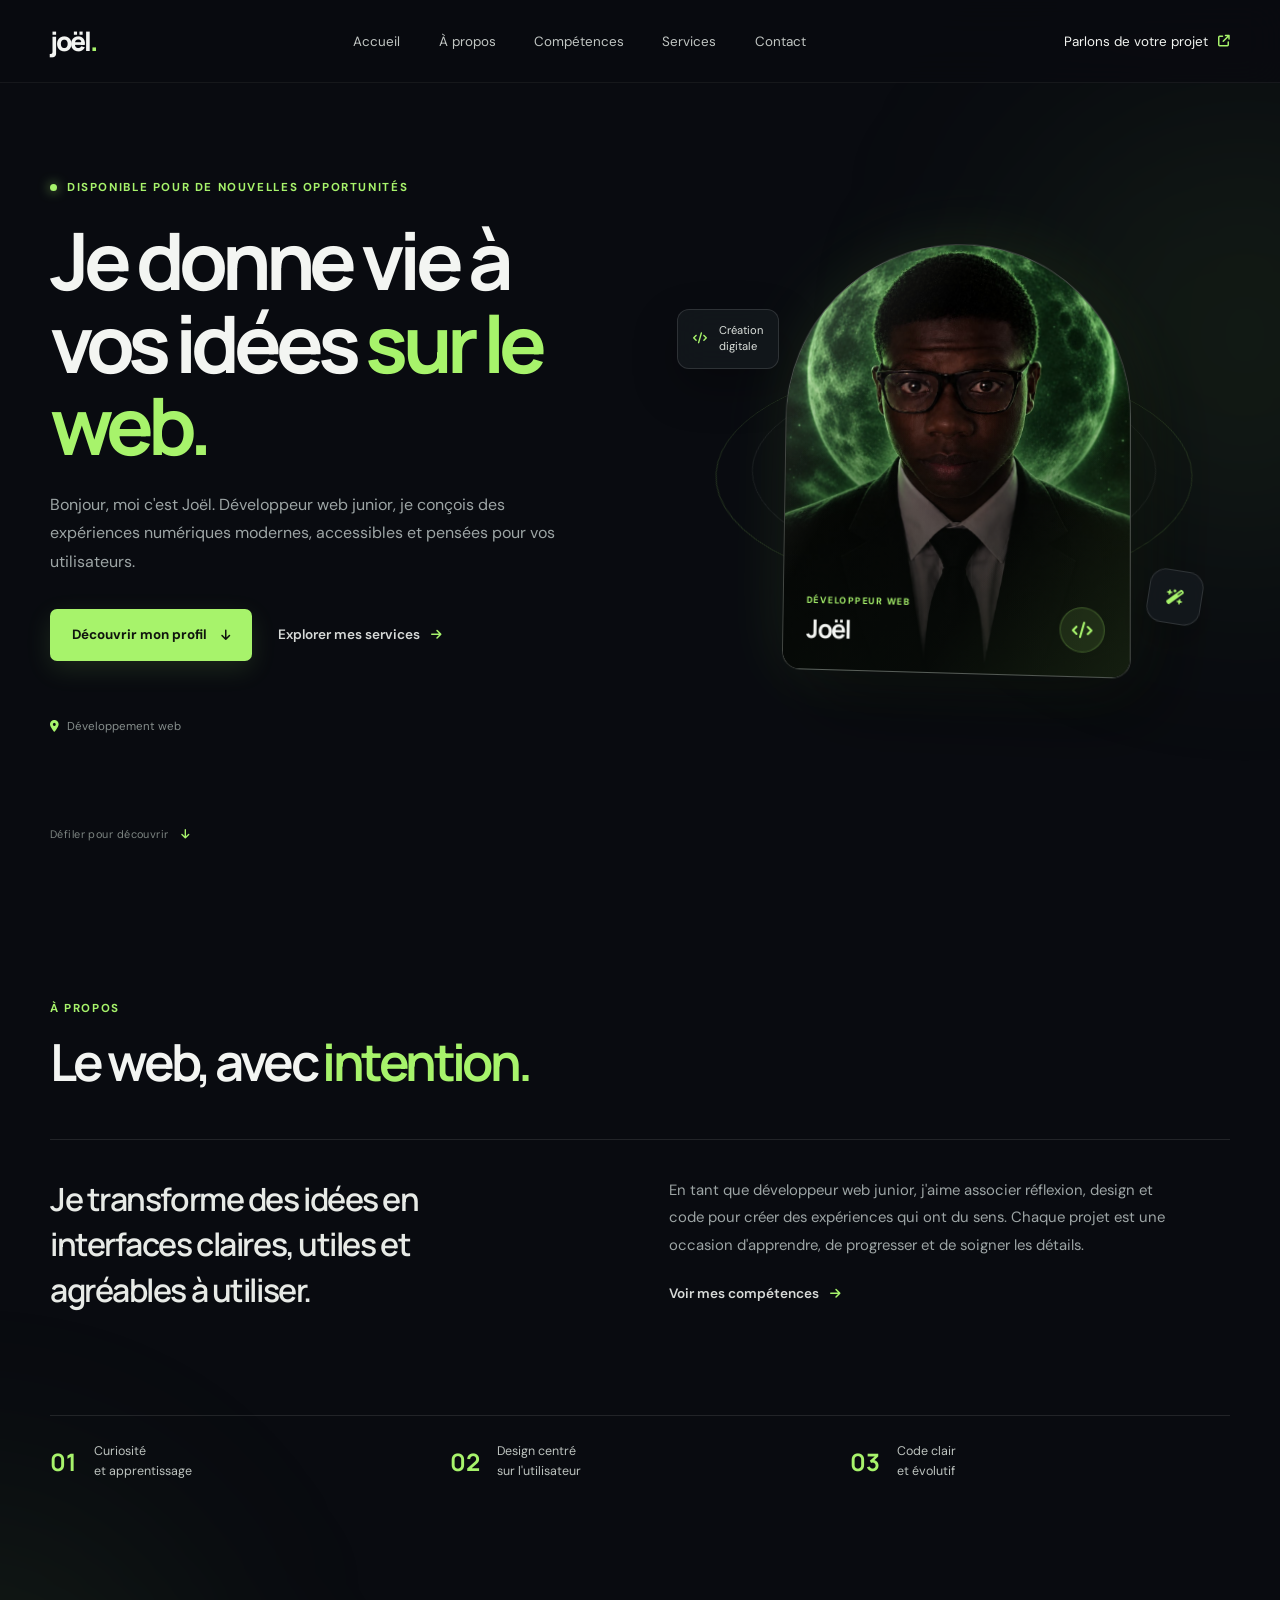
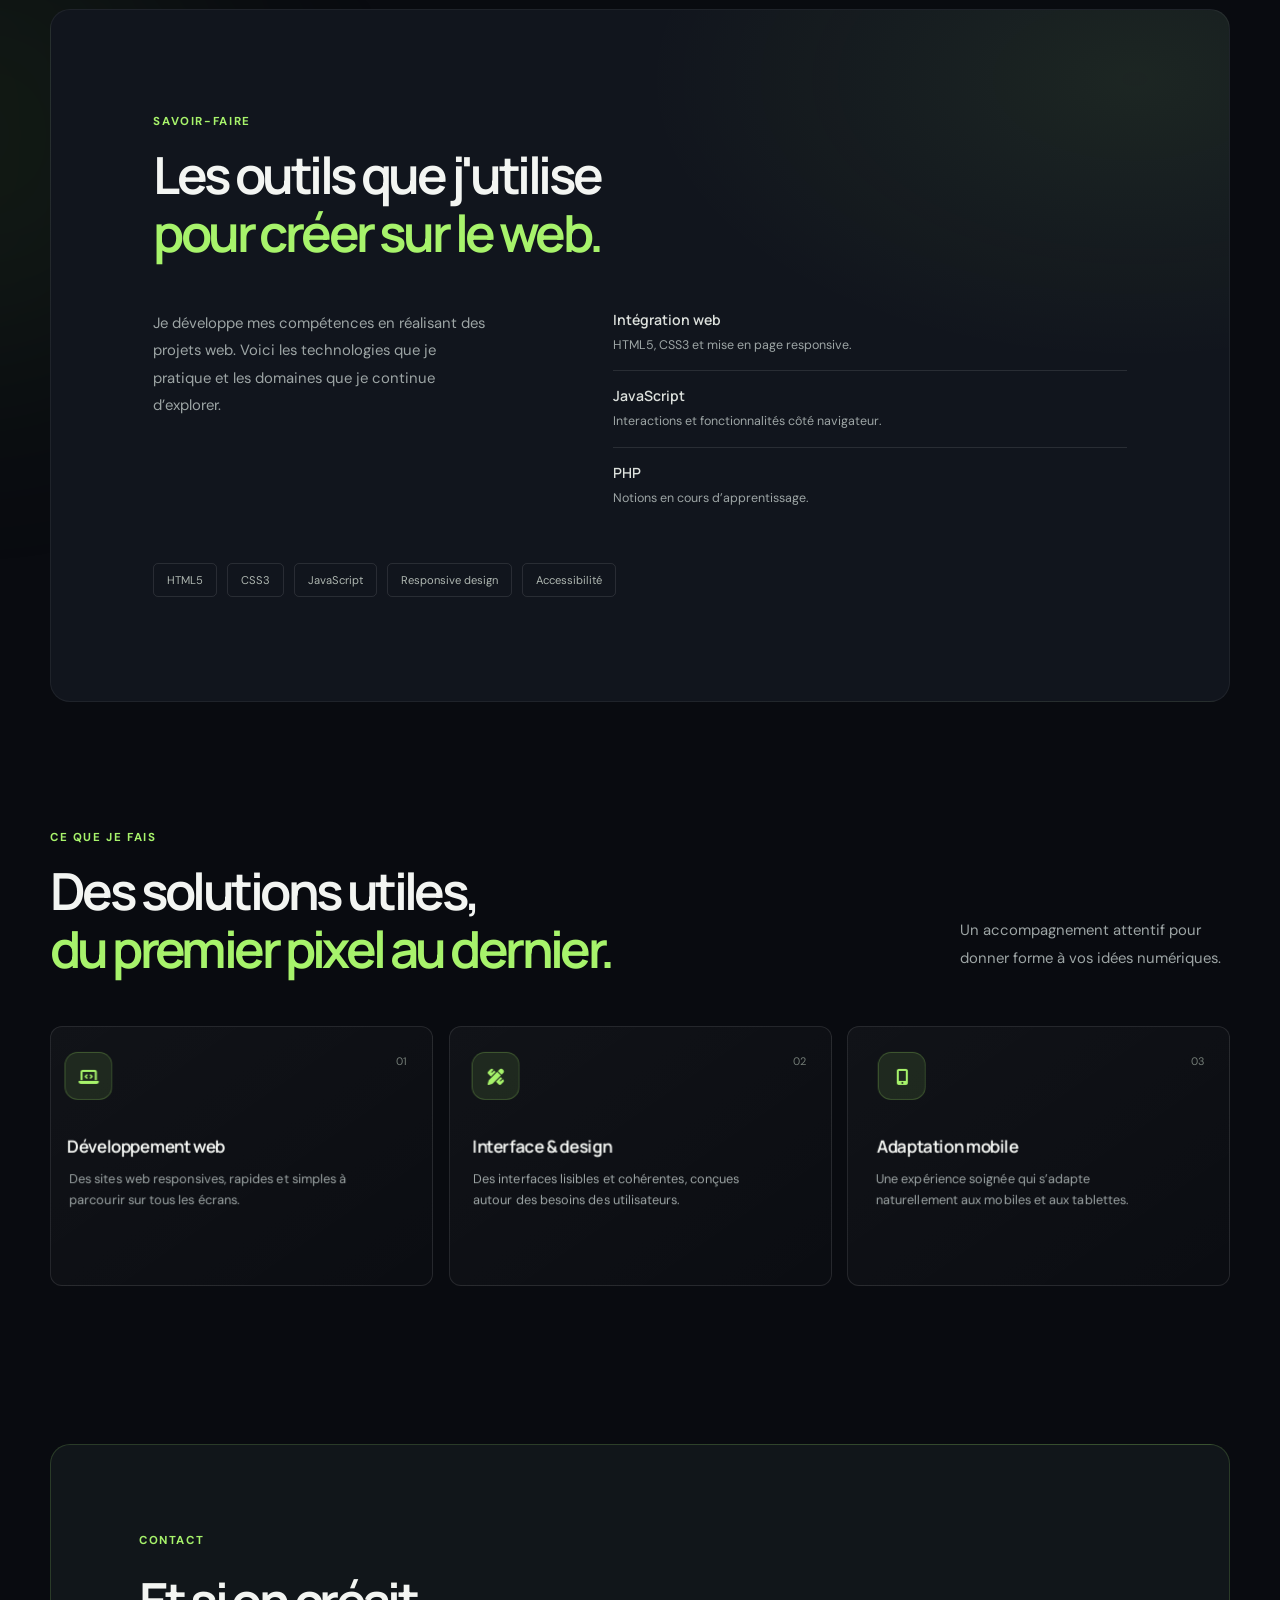
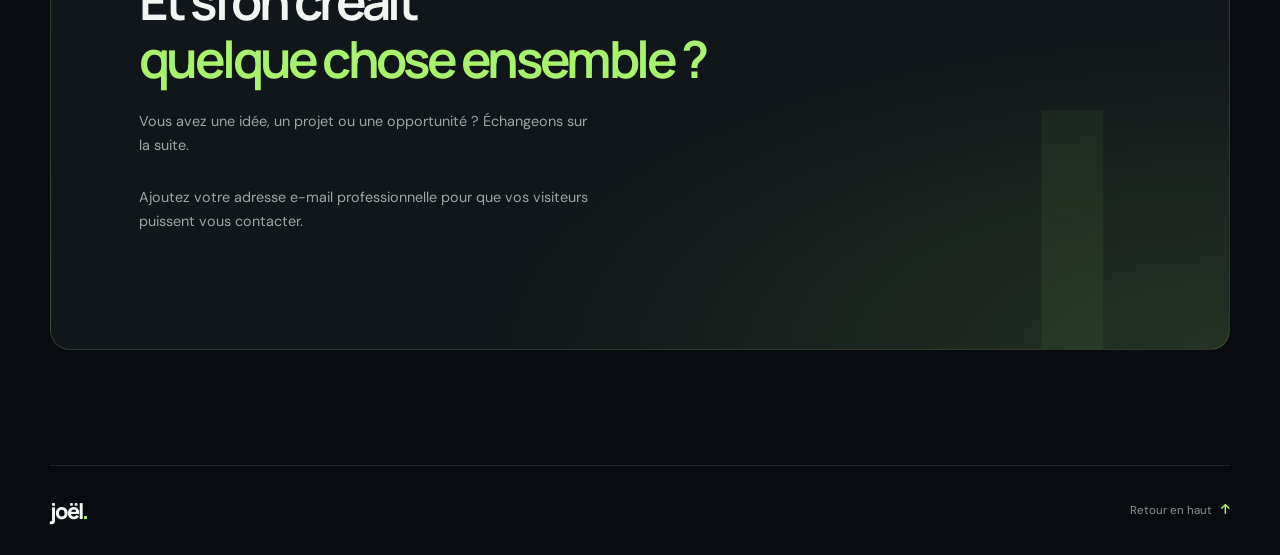
<file: monportefolio/index.html>
<!DOCTYPE html>
<html lang="fr">
<head>
    <meta charset="UTF-8">
    <meta name="viewport" content="width=device-width, initial-scale=1.0">
    <meta name="theme-color" content="#090b10">
    <meta name="description" content="Découvrez le portfolio de Joël, développeur web junior : compétences, services et approche de création d'interfaces web accessibles et adaptées aux mobiles.">
    <title>Joël — Développeur web</title>
    <link rel="preconnect" href="https://fonts.googleapis.com">
    <link rel="preconnect" href="https://fonts.gstatic.com" crossorigin>
    <link href="https://fonts.googleapis.com/css2?family=DM+Sans:wght@400;500;600;700&family=Manrope:wght@400;500;600;700;800&display=swap" rel="stylesheet">
    <link rel="stylesheet" href="https://cdnjs.cloudflare.com/ajax/libs/font-awesome/6.7.2/css/all.min.css">
    <link rel="stylesheet" href="css/style.css">
</head>
<body>
    <div class="page-glow page-glow--top" aria-hidden="true"></div>
    <div class="page-glow page-glow--bottom" aria-hidden="true"></div>

    <header class="site-header">
        <nav class="nav-container" aria-label="Navigation principale">
            <a class="logo" href="#home" aria-label="Joël, accueil">joël<span>.</span></a>

            <div class="nav-links" id="primary-navigation">
                <a href="#home">Accueil</a>
                <a href="#about">À propos</a>
                <a href="#skills">Compétences</a>
                <a href="#services">Services</a>
                <a href="#contact">Contact</a>
            </div>

            <a class="nav-cta" href="#contact">Parlons de votre projet <i class="fa-solid fa-arrow-up-right-from-square" aria-hidden="true"></i></a>
            <button class="menu-toggle" type="button" aria-controls="primary-navigation" aria-expanded="false" aria-label="Ouvrir le menu">
                <i class="fa-solid fa-bars" aria-hidden="true"></i>
            </button>
        </nav>
    </header>

    <main>
        <section class="hero section-shell" id="home" aria-labelledby="hero-title">
            <div class="hero-copy">
                <p class="eyebrow"><span class="status-dot"></span> Disponible pour de nouvelles opportunités</p>
                <h1 id="hero-title">Je donne vie à<br>vos idées <span class="accent-text">sur le web.</span></h1>
                <p class="hero-description">Bonjour, moi c'est Joël. Développeur web junior, je conçois des expériences numériques modernes, accessibles et pensées pour vos utilisateurs.</p>
                <div class="hero-actions">
                    <a class="button button-primary" href="#about">Découvrir mon profil <i class="fa-solid fa-arrow-down" aria-hidden="true"></i></a>
                    <a class="text-link" href="#services">Explorer mes services <i class="fa-solid fa-arrow-right" aria-hidden="true"></i></a>
                </div>
                <div class="hero-meta">
                    <span><i class="fa-solid fa-location-dot" aria-hidden="true"></i> Développement web</span>
                   
                 
                </div>
            </div>

            <div class="hero-visual">
                <div class="visual-orbit visual-orbit--one" aria-hidden="true"></div>
                <div class="visual-orbit visual-orbit--two" aria-hidden="true"></div>
                <div class="portrait-card tilt-card">
                    <div class="portrait-card__shine" aria-hidden="true"></div>
                    <img src="images/me.jpeg" alt="Portrait de Joël" class="portrait-image" fetchpriority="high">
                    <div class="portrait-caption">
                        <div>
                            <span class="caption-label">DÉVELOPPEUR WEB</span>
                            <strong>Joël</strong>
                        </div>
                        <span class="caption-icon" aria-hidden="true"><i class="fa-solid fa-code"></i></span>
                    </div>
                </div>
                <div class="floating-note floating-note--code" aria-hidden="true"><i class="fa-solid fa-code"></i><span>Création<br>digitale</span></div>
                <div class="floating-note floating-note--spark" aria-hidden="true"><i class="fa-solid fa-wand-magic-sparkles"></i></div>
               
            </div>
            <a class="scroll-cue" href="#about"><span>Défiler pour découvrir</span><i class="fa-solid fa-arrow-down" aria-hidden="true"></i></a>
        </section>

        <section class="about section-shell section-block" id="about" aria-labelledby="about-title">
            <div class="section-heading">
                <p class="eyebrow"> À propos</p>
                <h2 id="about-title">Le web, avec <span class="accent-text">intention.</span></h2>
            </div>
            <div class="about-grid">
                <p class="about-lead">Je transforme des idées en interfaces claires, utiles et agréables à utiliser.</p>
                <div class="about-copy">
                    <p>En tant que développeur web junior, j'aime associer réflexion, design et code pour créer des expériences qui ont du sens. Chaque projet est une occasion d'apprendre, de progresser et de soigner les détails.</p>
                    <a class="text-link" href="#skills">Voir mes compétences <i class="fa-solid fa-arrow-right" aria-hidden="true"></i></a>
                </div>
            </div>
            <div class="value-strip">
                <div><span class="value-number">01</span><span>Curiosité<br>et apprentissage</span></div>
                <div><span class="value-number">02</span><span>Design centré<br>sur l'utilisateur</span></div>
                <div><span class="value-number">03</span><span>Code clair<br>et évolutif</span></div>
            </div>
        </section>

        <section class="skills section-shell section-block" id="skills" aria-labelledby="skills-title">
            <div class="section-heading">
                <p class="eyebrow"> Savoir-faire</p>
                <h2 id="skills-title">Les outils que j'utilise<br><span class="accent-text">pour créer sur le web.</span></h2>
            </div>
            <div class="skills-layout">
                <p class="skills-intro">Je développe mes compétences en réalisant des projets web. Voici les technologies que je pratique et les domaines que je continue d’explorer.</p>
                <ul class="skill-list" aria-label="Compétences techniques">
                    <li class="skill-item">
                        <h3>Intégration web</h3>
                        <p>HTML5, CSS3 et mise en page responsive.</p>
                    </li>
                    <li class="skill-item">
                        <h3>JavaScript</h3>
                        <p>Interactions et fonctionnalités côté navigateur.</p>
                    </li>
                    <li class="skill-item">
                        <h3>PHP</h3>
                        <p>Notions en cours d’apprentissage.</p>
                    </li>
                </ul>
            </div>
            <div class="tech-tags" aria-label="Technologies en apprentissage">
                <span>HTML5</span><span>CSS3</span><span>JavaScript</span><span>Responsive design</span><span>Accessibilité</span>
            </div>
        </section>

        <section class="services section-shell section-block" id="services" aria-labelledby="services-title">
            <div class="section-heading section-heading--row">
                <div>
                    <p class="eyebrow">Ce que je fais</p>
                    <h2 id="services-title">Des solutions utiles,<br><span class="accent-text">du premier pixel au dernier.</span></h2>
                </div>
                <p class="section-aside">Un accompagnement attentif pour donner forme à vos idées numériques.</p>
            </div>
            <div class="service-grid">
                <article class="service-card tilt-card">
                    <span class="service-number">01</span>
                    <span class="service-icon"><i class="fa-solid fa-laptop-code" aria-hidden="true"></i></span>
                    <h3>Développement web</h3>
                    <p>Des sites web responsives, rapides et simples à parcourir sur tous les écrans.</p>
                </article>
                <article class="service-card tilt-card">
                    <span class="service-number">02</span>
                    <span class="service-icon"><i class="fa-solid fa-pen-ruler" aria-hidden="true"></i></span>
                    <h3>Interface & design</h3>
                    <p>Des interfaces lisibles et cohérentes, conçues autour des besoins des utilisateurs.</p>
                </article>
                <article class="service-card tilt-card">
                    <span class="service-number">03</span>
                    <span class="service-icon"><i class="fa-solid fa-mobile-screen-button" aria-hidden="true"></i></span>
                    <h3>Adaptation mobile</h3>
                    <p>Une expérience soignée qui s’adapte naturellement aux mobiles et aux tablettes.</p>
                </article>
            </div>
        </section>

        <section class="contact section-shell section-block" id="contact" aria-labelledby="contact-title">
            <div class="contact-panel">
                <p class="eyebrow"> Contact</p>
                <h2 id="contact-title">Et si on créait<br><span class="accent-text">quelque chose ensemble ?</span></h2>
                <p>Vous avez une idée, un projet ou une opportunité ? Échangeons sur la suite.</p>
                <p class="contact-note">Ajoutez votre adresse e-mail professionnelle pour que vos visiteurs puissent vous contacter.</p>
                <span class="contact-decoration" aria-hidden="true">J.</span>
            </div>
        </section>
    </main>

    <footer class="site-footer">
        <a class="logo" href="#home">joël<span>.</span></a>
       
        <a class="back-to-top" href="#home">Retour en haut <i class="fa-solid fa-arrow-up" aria-hidden="true"></i></a>
    </footer>

    
</body>
</html>
</file>
<file: monportefolio/css/style.css>
:root {
    color-scheme: dark;
    --color-bg: #090b10;
    --color-surface: #11151d;
    --color-surface-raised: #171d26;
    --color-text: #f3f5f2;
    --color-muted: #9da5a5;
    --color-accent: #a7f36b;
    --color-accent-soft: rgba(167, 243, 107, 0.13);
    --color-line: rgba(255, 255, 255, 0.1);
    --font-body: "DM Sans", sans-serif;
    --font-display: "Manrope", sans-serif;
    --page-width: 1180px;
}

* {
    box-sizing: border-box;
}

html {
    scroll-behavior: smooth;
    scroll-padding-top: 100px;
    color: var(--color-text);
}

body {
    min-width: 320px;
    margin: 0;
    overflow-x: hidden;
    background: var(--color-bg);
    color: var(--color-text);
    font-family: var(--font-body);
    -webkit-font-smoothing: antialiased;
}

body,
button,
a {
    font-family: var(--font-body);
}

a {
    color: inherit;
    text-decoration: none;
}

button,
a {
    -webkit-tap-highlight-color: transparent;
}

button:focus-visible,
a:focus-visible {
    outline: 2px solid var(--color-accent);
    outline-offset: 5px;
}

::selection {
    background: var(--color-accent);
    color: var(--color-bg);
}

::-webkit-scrollbar {
    width: 9px;
}

::-webkit-scrollbar-track {
    background: var(--color-bg);
}

::-webkit-scrollbar-thumb {
    border: 2px solid var(--color-bg);
    border-radius: 99px;
    background: #39433d;
}

.page-glow {
    position: absolute;
    z-index: -1;
    width: 470px;
    height: 470px;
    border-radius: 50%;
    background: rgba(124, 204, 76, 0.08);
    filter: blur(115px);
    pointer-events: none;
}

.page-glow--top {
    top: 100px;
    right: -200px;
}

.page-glow--bottom {
    top: 1500px;
    left: -270px;
}

.site-header {
    position: sticky;
    z-index: 20;
    top: 0;
    border-bottom: 1px solid rgba(255, 255, 255, 0.055);
    background: rgba(9, 11, 16, 0.8);
    backdrop-filter: blur(18px);
}

.nav-container {
    display: flex;
    width: min(var(--page-width), calc(100% - 64px));
    height: 82px;
    align-items: center;
    justify-content: space-between;
    margin: 0 auto;
}

.logo {
    font-family: var(--font-display);
    font-size: 1.65rem;
    font-weight: 800;
    letter-spacing: -0.09em;
}

.logo span,
.accent-text {
    color: var(--color-accent);
}

.nav-links {
    display: flex;
    align-items: center;
    gap: clamp(20px, 3vw, 42px);
}

.nav-links a,
.nav-cta {
    color: #c1c6c3;
    font-size: 0.84rem;
    transition: color 180ms ease;
}

.nav-links a:hover,
.nav-cta:hover,
.back-to-top:hover {
    color: var(--color-accent);
}

.nav-cta {
    display: inline-flex;
    align-items: center;
    gap: 10px;
    color: var(--color-text);
}

.nav-cta i {
    color: var(--color-accent);
    font-size: 0.75rem;
}

.menu-toggle {
    display: none;
    width: 42px;
    height: 42px;
    border: 1px solid var(--color-line);
    border-radius: 12px;
    background: var(--color-surface);
    color: var(--color-text);
    font-size: 1rem;
}

.section-shell {
    width: min(var(--page-width), calc(100% - 64px));
    margin-right: auto;
    margin-left: auto;
}

.hero {
    position: relative;
    display: grid;
    min-height: min(790px, calc(100svh - 82px));
    grid-template-columns: 1.03fr 0.97fr;
    align-items: center;
    gap: 40px;
    padding-top: 70px;
    padding-bottom: 112px;
}

.hero-copy {
    position: relative;
    z-index: 2;
    max-width: 610px;
}

.eyebrow {
    display: flex;
    align-items: center;
    gap: 10px;
    margin: 0 0 24px;
    color: var(--color-accent);
    font-size: 0.72rem;
    font-weight: 700;
    letter-spacing: 0.14em;
    text-transform: uppercase;
}

.status-dot {
    width: 7px;
    height: 7px;
    border-radius: 50%;
    background: var(--color-accent);
    box-shadow: 0 0 12px rgba(167, 243, 107, 0.8);
}

h1,
h2,
h3,
p {
    margin-top: 0;
}

h1,
h2,
h3 {
    font-family: var(--font-display);
}

.hero h1 {
    margin-bottom: 24px;
    font-size: clamp(3.2rem, 6.2vw, 5.85rem);
    font-weight: 700;
    letter-spacing: -0.075em;
    line-height: 1.04;
}

.hero-description {
    max-width: 505px;
    margin-bottom: 32px;
    color: var(--color-muted);
    font-size: 1rem;
    line-height: 1.8;
}

.hero-actions {
    display: flex;
    flex-wrap: wrap;
    align-items: center;
    gap: 26px;
}

.button {
    display: inline-flex;
    min-height: 52px;
    align-items: center;
    justify-content: center;
    gap: 14px;
    padding: 0 21px;
    border: 1px solid transparent;
    border-radius: 7px;
    font-size: 0.84rem;
    font-weight: 700;
    transition: transform 180ms ease, background 180ms ease, box-shadow 180ms ease;
}

.button:hover {
    transform: translateY(-3px);
}

.button-primary {
    background: var(--color-accent);
    color: #10150e;
    box-shadow: 0 8px 26px rgba(167, 243, 107, 0.12);
}

.button-primary:hover {
    background: #c0ff8d;
    box-shadow: 0 12px 32px rgba(167, 243, 107, 0.2);
}

.button i {
    font-size: 0.75rem;
}

.text-link {
    display: inline-flex;
    align-items: center;
    gap: 11px;
    color: #d7dad8;
    font-size: 0.85rem;
    font-weight: 600;
    transition: color 180ms ease;
}

.text-link i {
    color: var(--color-accent);
    font-size: 0.75rem;
    transition: transform 180ms ease;
}

.text-link:hover {
    color: var(--color-accent);
}

.text-link:hover i {
    transform: translateX(4px);
}

.hero-meta {
    display: flex;
    flex-wrap: wrap;
    align-items: center;
    gap: 14px;
    margin-top: 58px;
    color: #858d8b;
    font-size: 0.72rem;
}

.hero-meta span:first-child {
    display: inline-flex;
    align-items: center;
    gap: 8px;
}

.hero-meta i {
    color: var(--color-accent);
}

.meta-divider {
    width: 3px;
    height: 3px;
    border-radius: 50%;
    background: #606966;
}

.hero-visual {
    position: relative;
    display: grid;
    min-height: 520px;
    perspective: 1200px;
    place-items: center;
}

.portrait-card {
    position: relative;
    width: min(350px, 72%);
    height: 430px;
    overflow: hidden;
    border: 1px solid rgba(255, 255, 255, 0.21);
    border-radius: 190px 190px 20px 20px;
    background: linear-gradient(145deg, #303932, #101510 68%);
    box-shadow: 28px 36px 80px rgba(0, 0, 0, 0.44), 0 0 70px rgba(167, 243, 107, 0.1);
    transform: rotateY(-9deg) rotateX(3deg);
    transform-style: preserve-3d;
    will-change: transform;
}

.portrait-image {
    width: 100%;
    height: 100%;
    object-fit: cover;
    object-position: center 32%;
    filter: saturate(0.82);
}

.portrait-card::after {
    position: absolute;
    inset: 30% 0 0;
    background: linear-gradient(transparent, rgba(7, 11, 8, 0.88));
    content: "";
    pointer-events: none;
}

.portrait-card__shine {
    position: absolute;
    z-index: 1;
    inset: 0;
    background: linear-gradient(120deg, rgba(255, 255, 255, 0.2), transparent 34%, transparent 66%, rgba(167, 243, 107, 0.09));
    pointer-events: none;
}

.portrait-caption {
    position: absolute;
    z-index: 2;
    right: 24px;
    bottom: 23px;
    left: 24px;
    display: flex;
    align-items: end;
    justify-content: space-between;
    transform: translateZ(30px);
}

.portrait-caption div {
    display: grid;
    gap: 5px;
}

.caption-label {
    color: var(--color-accent);
    font-size: 0.58rem;
    font-weight: 700;
    letter-spacing: 0.16em;
}

.portrait-caption strong {
    font-family: var(--font-display);
    font-size: 1.6rem;
    letter-spacing: -0.05em;
}

.caption-icon,
.service-icon {
    display: grid;
    width: 44px;
    height: 44px;
    place-items: center;
    border: 1px solid rgba(167, 243, 107, 0.24);
    border-radius: 50%;
    background: rgba(167, 243, 107, 0.1);
    color: var(--color-accent);
}

.visual-orbit {
    position: absolute;
    border: 1px solid rgba(167, 243, 107, 0.16);
    border-radius: 50%;
    pointer-events: none;
}

.visual-orbit--one {
    width: 470px;
    height: 470px;
    transform: rotateX(62deg) rotateZ(-25deg);
}

.visual-orbit--two {
    width: 400px;
    height: 400px;
    border-color: rgba(255, 255, 255, 0.08);
    transform: rotateX(62deg) rotateZ(25deg);
}

.floating-note {
    position: absolute;
    z-index: 3;
    display: flex;
    align-items: center;
    justify-content: center;
    border: 1px solid rgba(255, 255, 255, 0.12);
    background: rgba(20, 25, 30, 0.82);
    box-shadow: 0 18px 45px rgba(0, 0, 0, 0.28);
    backdrop-filter: blur(16px);
}

.floating-note--code {
    top: 112px;
    left: 0;
    gap: 12px;
    padding: 13px 15px;
    border-radius: 12px;
    color: var(--color-accent);
    font-size: 0.7rem;
}

.floating-note--code span {
    color: #dce1dc;
    line-height: 1.4;
}

.floating-note--spark {
    right: 5%;
    bottom: 93px;
    width: 54px;
    height: 54px;
    border-radius: 16px;
    color: var(--color-accent);
    transform: rotate(9deg);
}

.visual-index {
    position: absolute;
    right: 4%;
    bottom: 35px;
    color: #737c77;
    font-size: 0.65rem;
    letter-spacing: 0.13em;
}

.scroll-cue {
    position: absolute;
    bottom: 32px;
    left: 0;
    display: inline-flex;
    align-items: center;
    gap: 12px;
    color: #7d8582;
    font-size: 0.68rem;
    letter-spacing: 0.04em;
}

.scroll-cue i {
    color: var(--color-accent);
}

.section-block {
    padding-top: 128px;
    padding-bottom: 128px;
}

.section-heading {
    margin-bottom: 48px;
}

.section-heading .eyebrow {
    margin-bottom: 17px;
}

.section-heading h2,
.contact-panel h2 {
    margin-bottom: 0;
    font-size: clamp(2.35rem, 4vw, 3.8rem);
    font-weight: 650;
    letter-spacing: -0.07em;
    line-height: 1.13;
}

.about-grid {
    display: grid;
    grid-template-columns: 0.92fr 1.08fr;
    gap: 12%;
    padding-top: 37px;
    border-top: 1px solid var(--color-line);
}

.about-lead {
    max-width: 430px;
    color: #e7eae6;
    font-family: var(--font-display);
    font-size: clamp(1.35rem, 2.5vw, 2rem);
    font-weight: 600;
    letter-spacing: -0.045em;
    line-height: 1.42;
}

.about-copy {
    max-width: 510px;
}

.about-copy p,
.skills-intro,
.section-aside {
    margin-bottom: 23px;
    color: var(--color-muted);
    font-size: 0.93rem;
    line-height: 1.85;
}

.value-strip {
    display: grid;
    grid-template-columns: repeat(3, 1fr);
    gap: 20px;
    margin-top: 70px;
    padding-top: 26px;
    border-top: 1px solid var(--color-line);
}

.value-strip > div {
    display: flex;
    align-items: center;
    gap: 17px;
    color: #bdc3bf;
    font-size: 0.78rem;
    line-height: 1.55;
}

.value-number {
    color: var(--color-accent);
    font-family: var(--font-display);
    font-size: 1.5rem;
    font-weight: 700;
}

.skills {
    position: relative;
    padding: 104px 8%;
    border: 1px solid rgba(255, 255, 255, 0.06);
    border-radius: 20px;
    background: radial-gradient(ellipse at 92% 10%, rgba(167, 243, 107, 0.075), transparent 32%), var(--color-surface);
}

.skills-layout {
    display: grid;
    grid-template-columns: 0.8fr 1.2fr;
    gap: 12%;
}

.skills-intro {
    max-width: 370px;
}

.skill-list {
    display: grid;
    gap: 0;
    margin: 0;
    padding: 0;
    list-style: none;
}

.skill-item {
    padding: 15px 0;
    border-bottom: 1px solid var(--color-line);
}

.skill-item:first-child {
    padding-top: 0;
}

.skill-item:last-child {
    padding-bottom: 0;
    border-bottom: 0;
}

.skill-item h3 {
    margin-bottom: 6px;
    color: #dce0dc;
    font-size: 0.88rem;
    font-weight: 600;
}

.skill-item p {
    margin-bottom: 0;
    color: var(--color-muted);
    font-size: 0.78rem;
    line-height: 1.65;
}

.tech-tags {
    display: flex;
    flex-wrap: wrap;
    gap: 10px;
    margin-top: 55px;
}

.tech-tags span {
    padding: 9px 13px;
    border: 1px solid var(--color-line);
    border-radius: 5px;
    color: #aeb6b0;
    font-size: 0.7rem;
}

.section-heading--row {
    display: flex;
    align-items: end;
    justify-content: space-between;
    gap: 40px;
}

.section-aside {
    max-width: 270px;
    margin-bottom: 6px;
}

.service-grid {
    display: grid;
    grid-template-columns: repeat(3, 1fr);
    gap: 16px;
    perspective: 1000px;
}

.service-card {
    position: relative;
    min-height: 260px;
    padding: 27px 25px;
    border: 1px solid var(--color-line);
    border-radius: 12px;
    background: linear-gradient(145deg, rgba(255, 255, 255, 0.035), rgba(255, 255, 255, 0.012));
    transform-style: preserve-3d;
    transition: border-color 220ms ease, background 220ms ease;
    will-change: transform;
}

.service-card:hover {
    border-color: rgba(167, 243, 107, 0.35);
    background: linear-gradient(145deg, rgba(167, 243, 107, 0.075), rgba(255, 255, 255, 0.015));
}

.service-number {
    position: absolute;
    top: 27px;
    right: 25px;
    color: #747d77;
    font-size: 0.68rem;
}

.service-icon {
    width: 47px;
    height: 47px;
    margin-bottom: 34px;
    border-radius: 13px;
    transform: translateZ(20px);
}

.service-card h3 {
    margin-bottom: 10px;
    font-size: 1.05rem;
    font-weight: 650;
    letter-spacing: -0.03em;
    transform: translateZ(16px);
}

.service-card p {
    max-width: 285px;
    margin-bottom: 0;
    color: var(--color-muted);
    font-size: 0.79rem;
    line-height: 1.7;
    transform: translateZ(12px);
}

.contact {
    padding-top: 30px;
    padding-bottom: 115px;
}

.contact-panel {
    position: relative;
    overflow: hidden;
    padding: clamp(40px, 8vw, 88px);
    border: 1px solid rgba(167, 243, 107, 0.17);
    border-radius: 20px;
    background: radial-gradient(ellipse at 100% 100%, rgba(167, 243, 107, 0.13), transparent 45%), #11161a;
}

.contact-panel .eyebrow {
    position: relative;
    z-index: 1;
}

.contact-panel h2,
.contact-panel > p:not(.eyebrow),
.contact-panel .button {
    position: relative;
    z-index: 1;
}

.contact-panel > p:not(.eyebrow) {
    max-width: 460px;
    margin: 21px 0 27px;
    color: var(--color-muted);
    font-size: 0.9rem;
    line-height: 1.7;
}

.contact-panel .contact-note {
    max-width: 460px;
    margin-top: 16px;
    color: #c3cbbf;
    font-size: 0.78rem;
}

.contact-decoration {
    position: absolute;
    right: 8%;
    bottom: -27%;
    color: rgba(167, 243, 107, 0.055);
    font-family: var(--font-display);
    font-size: clamp(17rem, 35vw, 29rem);
    font-weight: 800;
    letter-spacing: -0.14em;
    line-height: 1;
    pointer-events: none;
}

.site-footer {
    display: flex;
    width: min(var(--page-width), calc(100% - 64px));
    min-height: 90px;
    align-items: center;
    justify-content: space-between;
    margin: 0 auto;
    border-top: 1px solid var(--color-line);
}

.site-footer .logo {
    font-size: 1.35rem;
}

.site-footer p,
.back-to-top {
    margin: 0;
    color: #89918c;
    font-size: 0.72rem;
}

.back-to-top {
    display: inline-flex;
    align-items: center;
    gap: 9px;
    transition: color 180ms ease;
}

.back-to-top i {
    color: var(--color-accent);
}

@media (max-width: 900px) {
    .nav-container,
    .section-shell,
    .site-footer {
        width: min(100% - 44px, var(--page-width));
    }

    .nav-links {
        gap: 19px;
    }

    .nav-cta {
        display: none;
    }

    .hero {
        min-height: 720px;
        grid-template-columns: 1fr 0.82fr;
        gap: 12px;
    }

    .hero h1 {
        font-size: clamp(3.1rem, 7vw, 4.7rem);
    }

    .hero-visual {
        min-height: 440px;
    }

    .portrait-card {
        height: 365px;
    }

    .visual-orbit--one {
        width: 390px;
        height: 390px;
    }

    .visual-orbit--two {
        width: 330px;
        height: 330px;
    }

    .floating-note--code {
        left: -8px;
    }

    .section-block {
        padding-top: 100px;
        padding-bottom: 100px;
    }

    .skills {
        padding: 75px 6%;
    }

    .service-grid {
        grid-template-columns: repeat(2, 1fr);
    }
}

@media (max-width: 700px) {
    html {
        scroll-padding-top: 78px;
    }

    .nav-container,
    .section-shell,
    .site-footer {
        width: calc(100% - 40px);
    }

    .nav-container {
        height: 72px;
    }

    .menu-toggle {
        display: grid;
        place-items: center;
    }

    .nav-links {
        position: absolute;
        top: calc(100% + 1px);
        right: 0;
        left: 0;
        display: grid;
        gap: 0;
        padding: 8px 20px 17px;
        border-bottom: 1px solid var(--color-line);
        background: rgba(9, 11, 16, 0.97);
        opacity: 0;
        pointer-events: none;
        transform: translateY(-8px);
        transition: opacity 180ms ease, transform 180ms ease;
    }

    .nav-links.is-open {
        opacity: 1;
        pointer-events: auto;
        transform: translateY(0);
    }

    .nav-links a {
        padding: 13px 4px;
        border-bottom: 1px solid rgba(255, 255, 255, 0.06);
        font-size: 0.9rem;
    }

    .nav-links a:last-child {
        border-bottom: 0;
    }

    .hero {
        min-height: 0;
        grid-template-columns: 1fr;
        gap: 25px;
        padding-top: 75px;
        padding-bottom: 95px;
    }

    .hero-copy {
        max-width: 540px;
    }

    .eyebrow {
        margin-bottom: 18px;
        font-size: 0.63rem;
    }

    .hero h1 {
        margin-bottom: 20px;
        font-size: clamp(3.1rem, 12vw, 5rem);
    }

    .hero-description {
        max-width: 480px;
        font-size: 0.9rem;
    }

    .hero-actions {
        gap: 18px;
    }

    .hero-meta {
        margin-top: 32px;
    }

    .hero-visual {
        min-height: 440px;
        margin-top: -5px;
    }

    .portrait-card {
        width: min(310px, 70%);
        height: 390px;
    }

    .floating-note--code {
        top: 68px;
        left: max(0px, calc(50% - 205px));
    }

    .floating-note--spark {
        right: max(0px, calc(50% - 190px));
        bottom: 43px;
    }

    .visual-index {
        right: 5%;
        bottom: 5px;
    }

    .scroll-cue {
        bottom: 28px;
    }

    .section-block {
        padding-top: 80px;
        padding-bottom: 80px;
    }

    .section-heading {
        margin-bottom: 34px;
    }

    .section-heading h2,
    .contact-panel h2 {
        font-size: clamp(2.25rem, 9vw, 3.2rem);
    }

    .about-grid,
    .skills-layout {
        grid-template-columns: 1fr;
        gap: 10px;
    }

    .about-grid {
        padding-top: 26px;
    }

    .about-lead {
        max-width: 520px;
        margin-bottom: 7px;
        font-size: 1.45rem;
    }

    .value-strip {
        gap: 14px;
        margin-top: 42px;
    }

    .value-strip > div {
        align-items: start;
        gap: 9px;
        font-size: 0.66rem;
    }

    .value-number {
        font-size: 1.15rem;
    }

    .skills {
        width: calc(100% - 24px);
        padding: 54px 24px;
        border-radius: 15px;
    }

    .skills-intro {
        max-width: 530px;
        margin-bottom: 26px;
    }

    .skill-list {
        gap: 0;
    }

    .tech-tags {
        margin-top: 35px;
    }

    .section-heading--row {
        display: block;
    }

    .section-aside {
        max-width: 440px;
        margin-top: 20px;
    }

    .service-grid {
        grid-template-columns: 1fr;
        gap: 12px;
    }

    .service-card {
        min-height: 235px;
    }

    .contact {
        padding-top: 12px;
        padding-bottom: 75px;
    }

    .contact-panel {
        padding: 40px 25px;
        border-radius: 15px;
    }

    .contact-decoration {
        right: -8%;
        bottom: -8%;
        font-size: 16rem;
    }

    .site-footer {
        min-height: 82px;
    }

    .site-footer p {
        display: none;
    }
}

@media (max-width: 390px) {
    .nav-container,
    .section-shell,
    .site-footer {
        width: calc(100% - 32px);
    }

    .hero-actions {
        align-items: flex-start;
        flex-direction: column;
    }

    .hero-visual {
        min-height: 390px;
    }

    .portrait-card {
        height: 345px;
    }

    .floating-note--code {
        left: -4px;
    }

    .value-strip {
        grid-template-columns: 1fr;
        gap: 18px;
    }

    .value-strip > div {
        align-items: center;
        font-size: 0.75rem;
    }
}

@media (prefers-reduced-motion: reduce) {
    *,
    *::before,
    *::after {
        scroll-behavior: auto !important;
        animation-duration: 0.01ms !important;
        animation-iteration-count: 1 !important;
        transition-duration: 0.01ms !important;
    }
}
</file>
